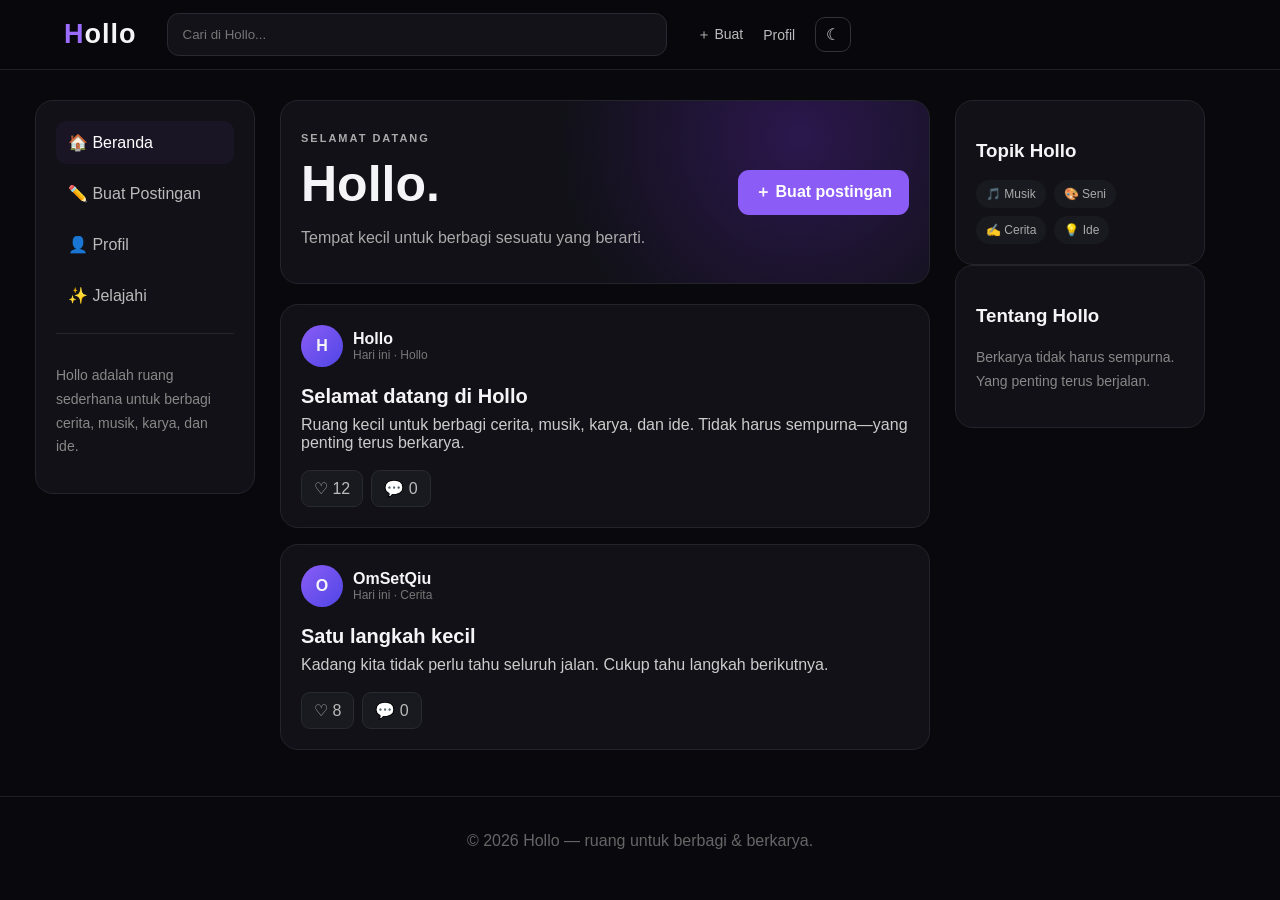
<file: index.html>
<!DOCTYPE html>
<html lang="id">
<head>
<meta charset="UTF-8">
<meta name="viewport" content="width=device-width, initial-scale=1.0">
<title>Hollo — Berbagi & Berkarya</title>
<link rel="stylesheet" href="style.css">
</head>
<body>
<header class="topbar">
  <a class="brand" href="index.html"><span>H</span>ollo</a>
  <div class="search"><input id="searchInput" placeholder="Cari di Hollo..."></div>
  <nav><a href="create.html">＋ Buat</a><a href="profile.html">Profil</a><button id="themeBtn">☾</button></nav>
</header>

<main class="layout">
  <aside class="sidebar card">
    <a class="active" href="index.html">🏠 Beranda</a>
    <a href="create.html">✏️ Buat Postingan</a>
    <a href="profile.html">👤 Profil</a>
    <a href="#discover">✨ Jelajahi</a>
    <hr>
    <p class="muted">Hollo adalah ruang sederhana untuk berbagi cerita, musik, karya, dan ide.</p>
  </aside>

  <section class="feed">
    <div class="hero card">
      <div><p class="eyebrow">SELAMAT DATANG</p><h1>Hollo.</h1><p>Tempat kecil untuk berbagi sesuatu yang berarti.</p></div>
      <a class="btn" href="create.html">＋ Buat postingan</a>
    </div>

    <div id="posts"></div>
  </section>

  <aside class="rightbar">
    <div class="card">
      <h3>Topik Hollo</h3>
      <div class="tags"><span>🎵 Musik</span><span>🎨 Seni</span><span>✍️ Cerita</span><span>💡 Ide</span></div>
    </div>
    <div class="card" id="discover">
      <h3>Tentang Hollo</h3>
      <p class="muted">Berkarya tidak harus sempurna. Yang penting terus berjalan.</p>
    </div>
  </aside>
</main>

<footer>© 2026 Hollo — ruang untuk berbagi & berkarya.</footer>
<script src="script.js"></script>
</body>
</html>
</file>
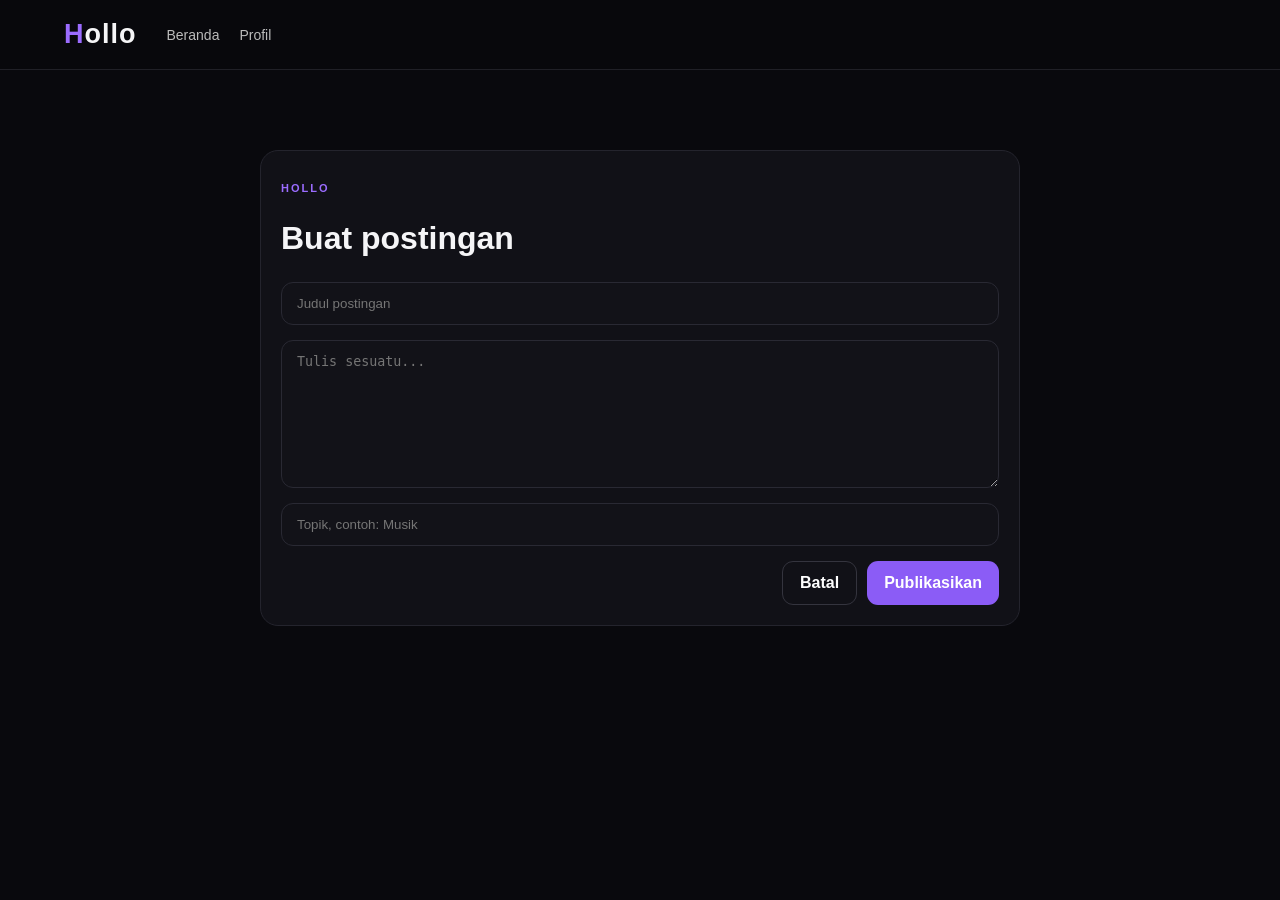
<file: create.html>
<!DOCTYPE html>
<html lang="id">
<head><meta charset="UTF-8"><meta name="viewport" content="width=device-width, initial-scale=1.0">
<title>Buat Postingan — Hollo</title><link rel="stylesheet" href="style.css"></head>
<body>
<header class="topbar"><a class="brand" href="index.html"><span>H</span>ollo</a><nav><a href="index.html">Beranda</a><a href="profile.html">Profil</a></nav></header>
<main class="single">
<div class="card form-card">
<p class="eyebrow">HOLLO</p><h1>Buat postingan</h1>
<input id="postTitle" placeholder="Judul postingan">
<textarea id="postText" rows="8" placeholder="Tulis sesuatu..."></textarea>
<input id="postTag" placeholder="Topik, contoh: Musik">
<div class="actions"><a class="btn ghost" href="index.html">Batal</a><button class="btn" id="publishBtn">Publikasikan</button></div>
</div>
</main>
<script>
document.getElementById('publishBtn').onclick=()=>{
 const title=document.getElementById('postTitle').value.trim();
 const text=document.getElementById('postText').value.trim();
 const tag=document.getElementById('postTag').value.trim()||'Umum';
 if(!text){alert('Tulis isi postingan terlebih dahulu.');return;}
 const posts=JSON.parse(localStorage.getItem('hollo_posts')||'[]');
 posts.unshift({id:Date.now(),title:title||'Tanpa Judul',text,tag,likes:0,comments:[],author:'OmSetQiu',time:new Date().toLocaleString('id-ID')});
 localStorage.setItem('hollo_posts',JSON.stringify(posts));
 location.href='index.html';
};
</script>
</body></html>
</file>
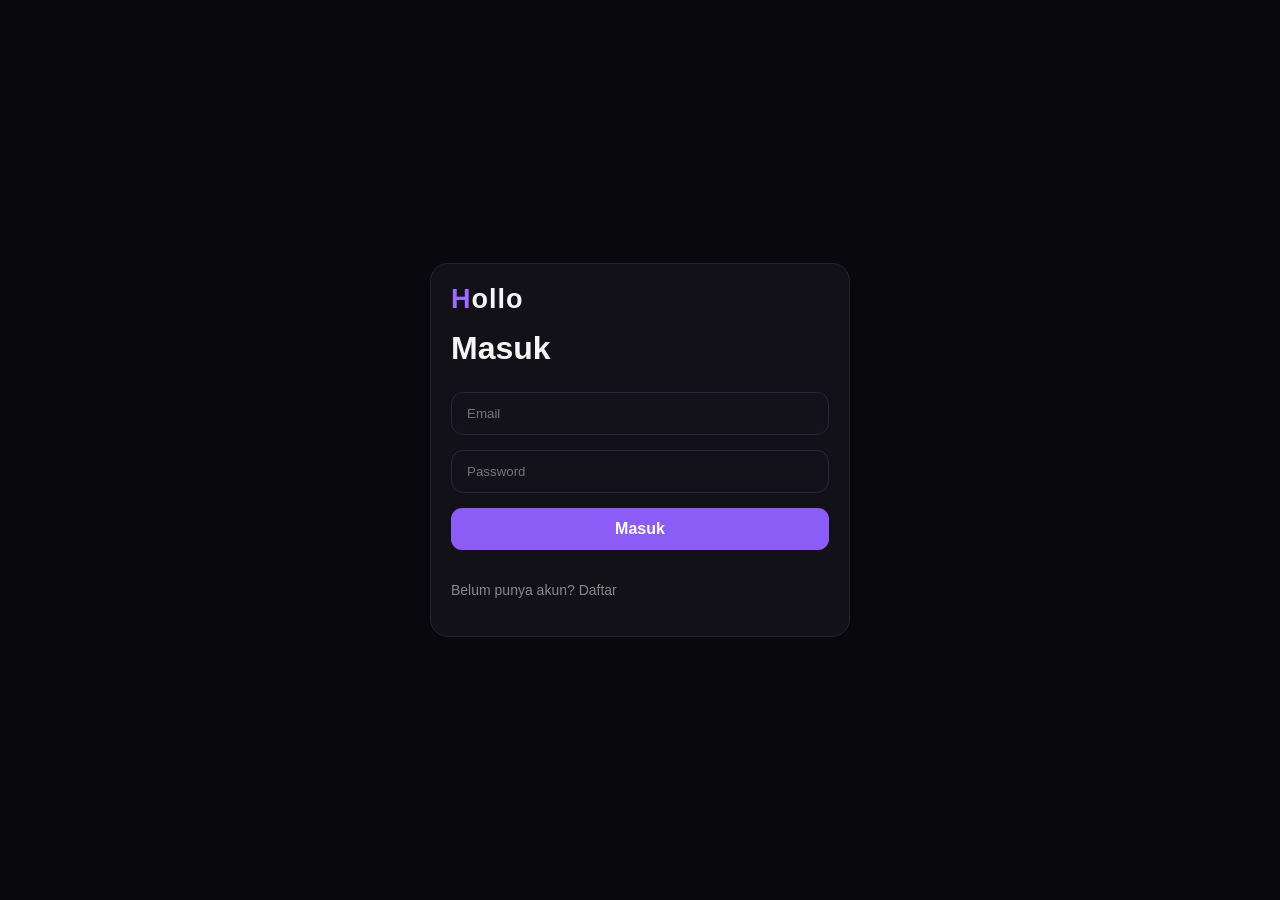
<file: login.html>
<!DOCTYPE html><html lang="id"><head><meta charset="UTF-8"><meta name="viewport" content="width=device-width, initial-scale=1.0"><title>Masuk — Hollo</title><link rel="stylesheet" href="style.css"></head><body><main class="auth"><div class="card form-card"><a class="brand" href="index.html"><span>H</span>ollo</a><h1>Masuk</h1><input placeholder="Email"><input type="password" placeholder="Password"><button class="btn" onclick="alert('Demo frontend. Login nyata membutuhkan backend/database.')">Masuk</button><p class="muted">Belum punya akun? <a href="register.html">Daftar</a></p></div></main></body></html>
</file>
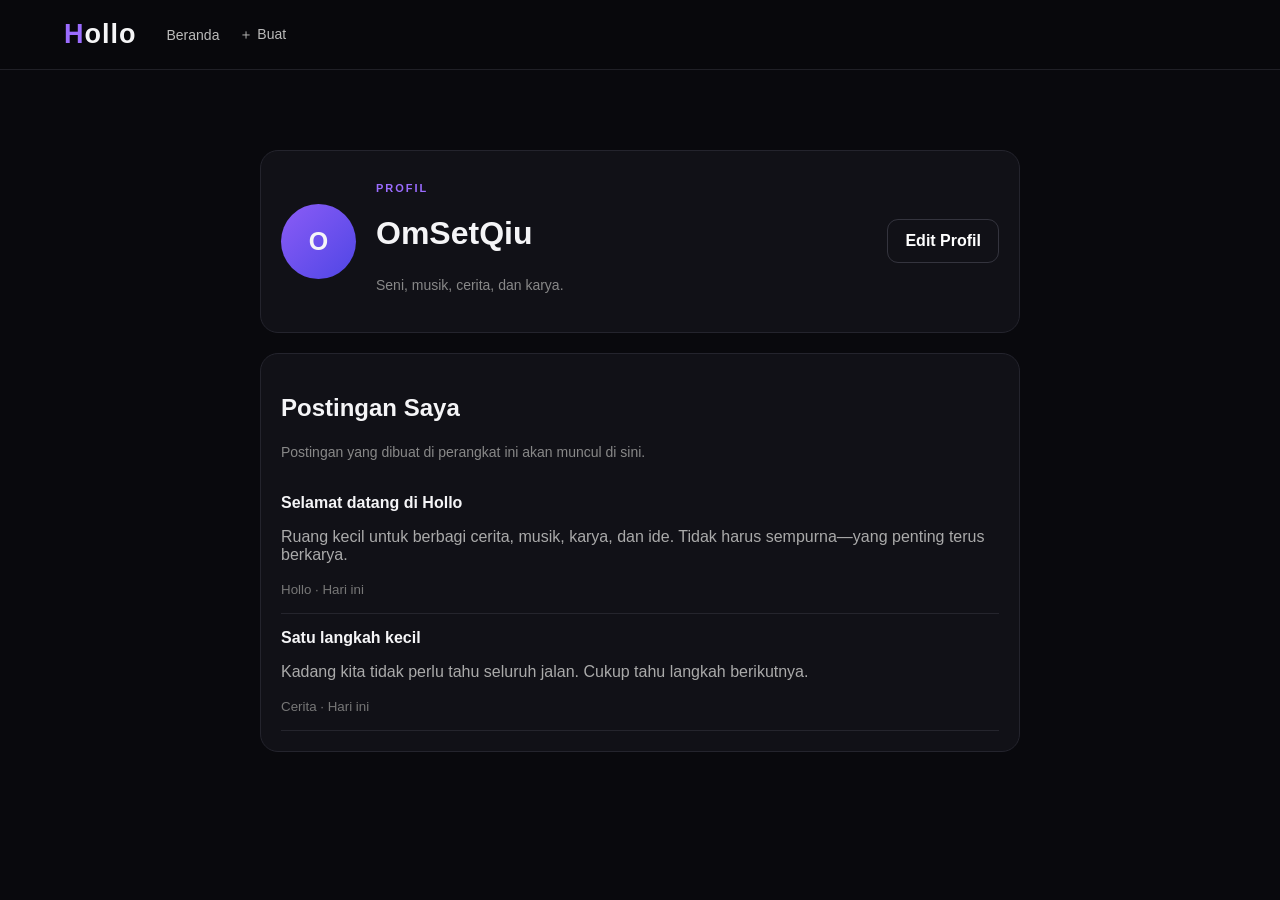
<file: profile.html>
<!DOCTYPE html>
<html lang="id">
<head><meta charset="UTF-8"><meta name="viewport" content="width=device-width, initial-scale=1.0">
<title>Profil — Hollo</title><link rel="stylesheet" href="style.css"></head>
<body>
<header class="topbar"><a class="brand" href="index.html"><span>H</span>ollo</a><nav><a href="index.html">Beranda</a><a href="create.html">＋ Buat</a></nav></header>
<main class="single">
<div class="profile-head card"><div class="avatar">O</div><div><p class="eyebrow">PROFIL</p><h1>OmSetQiu</h1><p class="muted">Seni, musik, cerita, dan karya.</p></div><button class="btn ghost" onclick="alert('Fitur edit profil siap dihubungkan ke database.')">Edit Profil</button></div>
<div class="card"><h2>Postingan Saya</h2><p class="muted">Postingan yang dibuat di perangkat ini akan muncul di sini.</p><div id="myPosts"></div></div>
</main>
<script>
const posts=JSON.parse(localStorage.getItem('hollo_posts')||'[]');
document.getElementById('myPosts').innerHTML=posts.length?posts.map(p=>`<article class="mini"><b>${p.title}</b><p>${p.text}</p><small>${p.tag} · ${p.time}</small></article>`).join(''):'<p class="muted">Belum ada postingan.</p>';
</script>
</body></html>
</file>
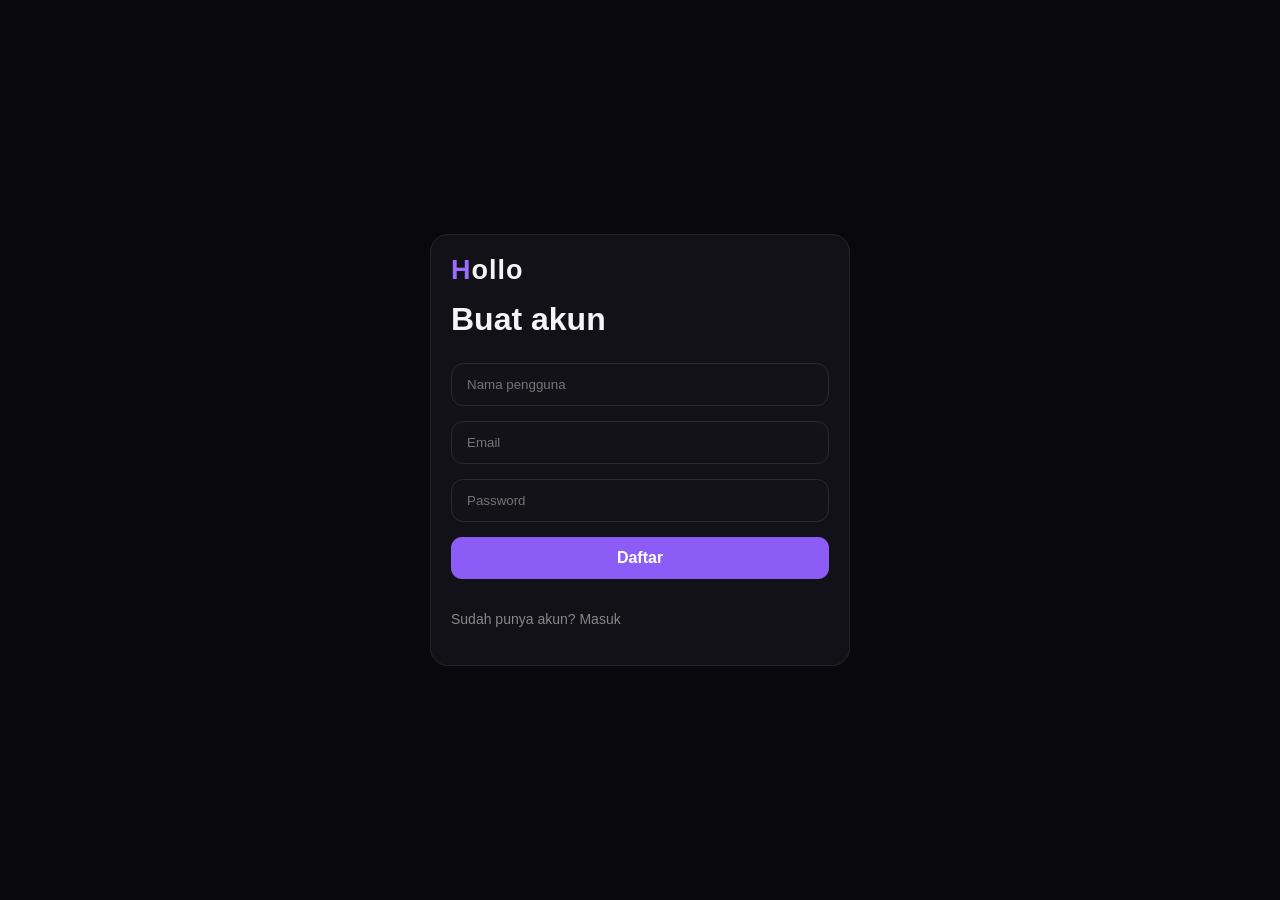
<file: register.html>
<!DOCTYPE html><html lang="id"><head><meta charset="UTF-8"><meta name="viewport" content="width=device-width, initial-scale=1.0"><title>Daftar — Hollo</title><link rel="stylesheet" href="style.css"></head><body><main class="auth"><div class="card form-card"><a class="brand" href="index.html"><span>H</span>ollo</a><h1>Buat akun</h1><input placeholder="Nama pengguna"><input type="email" placeholder="Email"><input type="password" placeholder="Password"><button class="btn" onclick="alert('Demo frontend. Pendaftaran nyata membutuhkan backend/database.')">Daftar</button><p class="muted">Sudah punya akun? <a href="login.html">Masuk</a></p></div></main></body></html>
</file>
<file: style.css>
*{box-sizing:border-box}body{margin:0;font-family:Inter,Arial,sans-serif;background:#09090d;color:#f5f5f7}a{color:inherit;text-decoration:none}.topbar{height:70px;padding:0 5%;display:flex;align-items:center;gap:30px;position:sticky;top:0;z-index:10;background:rgba(9,9,13,.9);backdrop-filter:blur(15px);border-bottom:1px solid #202027}.brand{font-size:27px;font-weight:800;letter-spacing:1px}.brand span{color:#9b6cff}.search{flex:1;max-width:500px}.search input,input,textarea{width:100%;background:#121218;border:1px solid #292933;color:#fff;border-radius:12px;padding:13px 15px;outline:none}.search input:focus,input:focus,textarea:focus{border-color:#8b5cf6}nav{display:flex;align-items:center;gap:20px}nav a{color:#bbb;font-size:14px}button{font:inherit}.topbar button{background:none;border:1px solid #333;color:#ddd;border-radius:10px;padding:7px 10px;cursor:pointer}.layout{max-width:1250px;margin:30px auto;padding:0 20px;display:grid;grid-template-columns:220px minmax(0,650px) 250px;gap:25px}.sidebar{height:max-content;display:flex;flex-direction:column;gap:8px}.sidebar a{padding:12px;border-radius:10px;color:#bbb}.sidebar a:hover,.sidebar .active{background:#1a1525;color:#fff}.card{background:#111117;border:1px solid #24242d;border-radius:18px;padding:20px}.feed{min-width:0}.hero{display:flex;align-items:center;justify-content:space-between;margin-bottom:20px;background:radial-gradient(circle at 80% 20%,#2b174d,transparent 45%),#111117}.hero h1{font-size:50px;margin:3px 0}.hero p{color:#aaa}.eyebrow{font-size:11px;letter-spacing:2px;color:#9b6cff;font-weight:700}.btn{display:inline-block;border:0;border-radius:11px;background:#8b5cf6;color:#fff;padding:12px 17px;cursor:pointer;font-weight:600}.btn:hover{background:#7544dc}.ghost{background:transparent;border:1px solid #34343e}.post{margin-bottom:16px}.post-head{display:flex;align-items:center;gap:10px}.avatar{width:42px;height:42px;border-radius:50%;display:grid;place-items:center;background:linear-gradient(135deg,#8b5cf6,#4f46e5);font-weight:bold}.post h2{font-size:20px;margin:18px 0 8px}.post-text{color:#ccc;white-space:pre-wrap}.meta{color:#777;font-size:12px}.post-actions{display:flex;gap:8px;margin-top:18px}.post-actions button{background:#191920;color:#bbb;border:1px solid #292932;border-radius:9px;padding:8px 12px;cursor:pointer}.tags{display:flex;flex-wrap:wrap;gap:8px;margin-top:15px}.tags span{padding:7px 10px;background:#191920;border-radius:20px;color:#aaa;font-size:12px}.muted{color:#888;font-size:14px;line-height:1.7}.single{max-width:800px;margin:60px auto;padding:20px}.form-card{display:flex;flex-direction:column;gap:15px}.form-card h1{margin:0 0 10px}.actions{display:flex;justify-content:flex-end;gap:10px}.auth{min-height:100vh;display:grid;place-items:center;padding:20px}.auth .form-card{width:min(420px,100%)}.profile-head{display:flex;align-items:center;gap:20px;margin-bottom:20px}.profile-head .btn{margin-left:auto}.profile-head .avatar{width:75px;height:75px;font-size:25px}.mini{padding:15px 0;border-bottom:1px solid #25252d}.mini p{color:#aaa}.mini small{color:#777}hr{width:100%;border:0;border-top:1px solid #25252d}footer{text-align:center;color:#666;padding:35px;border-top:1px solid #1e1e25;margin-top:30px}@media(max-width:950px){.layout{grid-template-columns:1fr}.sidebar,.rightbar{display:none}.topbar{gap:12px}.search{display:none}}@media(max-width:600px){.topbar{padding:0 15px}.topbar nav{gap:10px}.hero{display:block}.hero .btn{margin-top:15px}.single{margin:30px auto}.profile-head{align-items:flex-start}.profile-head .btn{display:none}}body.light{background:#f5f5f7;color:#18181b}body.light .card{background:#fff;border-color:#ddd}body.light .topbar{background:rgba(255,255,255,.9);border-color:#ddd}body.light input,body.light textarea,.light .search input{background:#fff;color:#111;border-color:#ddd}body.light .post-text,body.light .hero p{color:#555}body.light .post-actions button{background:#f2f2f5;color:#444;border-color:#ddd}
</file>
